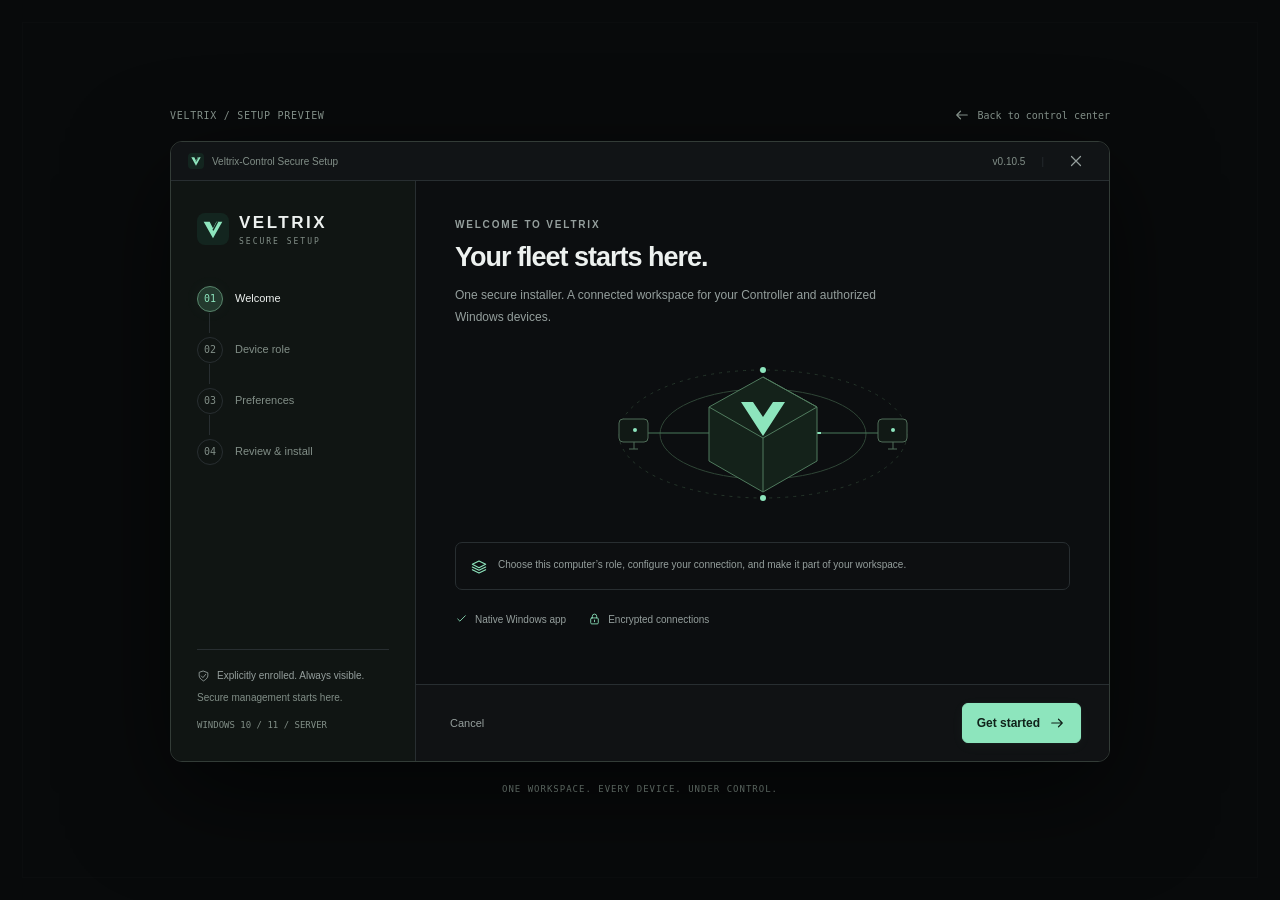
<file: src/Veltrix-Control.Controller/wwwroot/carbon/installer.html>
<!doctype html>
<html lang="en"><head><meta charset="utf-8"><meta name="viewport" content="width=device-width,initial-scale=1"><meta name="color-scheme" content="dark"><title>Veltrix — Secure setup</title><link rel="icon" href="assets/mark.svg" type="image/svg+xml"><link rel="stylesheet" href="assets/styles.css"></head>
<body class="installer-body"><div id="installer"></div><div id="toast" class="toast" role="status"></div><dialog id="modal"></dialog><script src="assets/shared.js"></script><script src="assets/installer.js"></script></body></html>
</file>
<file: src/Veltrix-Control.Controller/wwwroot/carbon/assets/styles.css>
/* VELTRIX / Carbon. All visual tokens live here. No gradients. */
:root{--bg:#0c0e10;--sidebar:#101214;--panel:#121517;--raised:#191d20;--hover:#202629;--line:#282e31;--line-bright:#3d484c;--text:#edf1ef;--muted:#959f9d;--faint:#65716d;--accent:#8de5bd;--accent-dark:#192e25;--amber:#dfb66e;--red:#f28d8d;--radius:10px;--font:'Segoe UI',Arial,sans-serif;--mono:'Cascadia Code',Consolas,monospace;color-scheme:dark}
*{box-sizing:border-box}body{margin:0;background:var(--bg);color:var(--text);font:13px/1.5 var(--font);-webkit-font-smoothing:antialiased}button,input,select{font:inherit}button,a,input,select{ -webkit-tap-highlight-color:transparent}button,a{touch-action:manipulation}button{cursor:pointer}button:disabled{cursor:not-allowed;opacity:.45}a{color:inherit;text-decoration:none}button{color:inherit}button,input,select{outline:none}button:focus-visible,a:focus-visible,input:focus-visible,select:focus-visible{outline:2px solid var(--accent);outline-offset:4px}button{border:0;background:none}h1,h2,h3,p{margin:0}h1{font-size:28px;font-weight:600;letter-spacing:-1px;line-height:1.3}h2{font-size:17px;font-weight:600;letter-spacing:-.3px}h3{font-size:14px;font-weight:600}.icon{width:18px;height:18px;flex-shrink:0;vertical-align:middle}.muted{color:var(--muted)}.mono{font-family:var(--mono)}.green{color:var(--accent)}.amber{color:var(--amber)}.eyebrow{font-size:10px;letter-spacing:1.8px;text-transform:uppercase;font-weight:600;color:var(--muted)}.dot{display:inline-block;width:6px;height:6px;background:var(--accent);border-radius:50%;box-shadow:0 0 9px #8de5bd35;flex-shrink:0}.dot.offline{background:var(--faint);box-shadow:none}.dot.warning{background:var(--amber)}.pill{display:inline-flex;align-items:center;gap:7px;border:1px solid var(--line);border-radius:5px;padding:3px 8px;font-size:10px;font-weight:500;white-space:nowrap}.pill.success{color:var(--accent);background:#8de5bd08;border-color:#8de5bd24}.pill.warning{color:var(--amber);background:#dfb66e0b;border-color:#dfb66e26}.button{display:inline-flex;align-items:center;justify-content:center;gap:8px;padding:9px 14px;border:1px solid var(--line);border-radius:6px;background:var(--raised);font-size:12px;font-weight:500;line-height:20px;transition:background .18s,border-color .18s,transform .18s,box-shadow .18s;white-space:nowrap}.button:hover{background:var(--hover);border-color:var(--line-bright)}.button:active{transform:translateY(1px)}.button.primary{background:var(--accent);border-color:var(--accent);color:#10221a;font-weight:650;box-shadow:0 0 0 1px #8de5bd08,0 3px 14px #8de5bd0a}.button.primary:hover{background:#a6f0cd;box-shadow:0 0 22px #8de5bd19}.button.subtle{background:none}.button.small{padding:5px 10px;font-size:11px}.icon-button{width:32px;height:32px;display:inline-flex;align-items:center;justify-content:center;border-radius:5px;color:var(--muted)}.icon-button:hover{color:var(--text);background:var(--hover)}.toolbar{display:flex;align-items:center;gap:9px}.brand{display:flex;align-items:center;gap:10px}.brand img{width:32px;height:32px}.brand-name{font-size:19px;letter-spacing:2.5px;font-weight:700}.brand-sub{font-family:var(--mono);font-size:8px;letter-spacing:2px;color:var(--faint);margin-top:0}.shell{display:grid;grid-template-columns:210px minmax(0,1fr);grid-template-rows:54px minmax(0,1fr) 29px;min-height:100vh}.sidebar{grid-row:1/4;border-right:1px solid var(--line);background:var(--sidebar);display:flex;flex-direction:column;padding:24px 14px 12px}.sidebar .brand{margin:0 10px 32px}.workspace-switch{border:1px solid var(--line);border-radius:7px;padding:11px;display:flex;align-items:center;gap:9px;margin:0 0 28px}.workspace-switch .icon{width:15px;color:var(--muted)}.workspace-switch strong{display:block;font-size:11px;font-weight:500}.workspace-switch small{font-size:10px;color:var(--faint)}.nav-label{padding:0 12px 9px;font-size:9px;letter-spacing:1.5px;color:var(--faint);font-weight:600}.nav-item{display:flex;align-items:center;gap:11px;width:100%;padding:10px 12px;margin:2px 0;text-align:left;border-radius:6px;color:var(--muted);font-size:12px;position:relative;transition:background .15s,color .15s}.nav-item:hover{background:#ffffff05;color:var(--text)}.nav-item.active{background:var(--accent-dark);color:var(--accent)}.nav-item.active:before{content:'';position:absolute;left:-14px;width:2px;height:18px;background:var(--accent);box-shadow:0 0 12px #8de5bd70}.nav-item .icon{width:16px;height:16px}.nav-count{margin-left:auto;font:10px var(--mono);color:var(--faint)}.nav-bottom{margin-top:auto;padding-top:32px}.sidebar-note{padding:13px 10px;margin:15px 0;border-top:1px solid var(--line);font-size:10px;color:var(--faint);display:flex;align-items:center;justify-content:space-between}.user{display:flex;align-items:center;gap:10px;border-top:1px solid var(--line);padding:14px 5px 2px}.avatar{width:30px;height:30px;border-radius:7px;background:#262d29;color:#b4c6bc;display:grid;place-items:center;font-weight:600;font-size:11px}.user strong{font-size:11px;font-weight:500}.user small{display:block;font-size:10px;color:var(--faint)}.user .icon-button{margin-left:auto}.topbar{display:flex;align-items:center;justify-content:space-between;padding:0 30px;border-bottom:1px solid var(--line);color:var(--muted);font-size:11px}.breadcrumb{display:flex;align-items:center;gap:14px}.breadcrumb span:last-child{color:var(--text)}.breadcrumb .icon{width:12px;color:var(--faint)}kbd{font:10px var(--mono);color:var(--faint);border:1px solid var(--line);border-radius:4px;padding:2px 5px}.top-search{display:flex;align-items:center;gap:8px;color:var(--faint);font-size:11px}.top-search .icon{width:14px}.top-search kbd{margin-left:30px}.top-divider{height:18px;width:1px;background:var(--line);margin:0 5px}.main{padding:28px 30px;min-width:0}.page-heading{display:flex;align-items:center;justify-content:space-between;gap:20px;margin-bottom:25px}.page-heading p{color:var(--muted);font-size:12px;margin-top:6px}.page-heading .eyebrow{font-size:9px;margin-bottom:9px;color:var(--faint)}.tabs{display:flex;gap:24px;border-bottom:1px solid var(--line);margin-bottom:22px;align-items:center}.tab{font-size:11px;color:var(--muted);padding:0 0 13px;position:relative}.tab.active{color:var(--accent)}.tab.active:after{content:'';height:2px;position:absolute;bottom:-1px;left:0;right:0;background:var(--accent)}.tabs .right{margin-left:auto;font:9px var(--mono);color:var(--faint);padding-bottom:12px;display:flex;align-items:center;gap:8px}.stats{display:grid;grid-template-columns:repeat(4,minmax(0,1fr));gap:13px;margin-bottom:19px}.stat{border:1px solid var(--line);border-radius:var(--radius);padding:16px 18px;background:var(--panel);position:relative;overflow:hidden}.stat-label{display:flex;align-items:center;justify-content:space-between;color:var(--muted);font-size:11px}.stat-label .icon{width:16px;color:var(--faint)}.stat-value{font-size:29px;letter-spacing:-1px;font-weight:500;line-height:1.25;margin:15px 0 8px}.stat-value small{font-size:14px;color:var(--faint);letter-spacing:0;font-weight:400}.stat-foot{font-size:10px;color:var(--faint);display:flex;gap:7px;align-items:center}.sparkline{position:absolute;right:16px;bottom:26px;width:72px;height:32px;color:var(--accent);opacity:.65}.panel{border:1px solid var(--line);border-radius:var(--radius);background:var(--panel);overflow:hidden}.panel-head{padding:17px 20px;border-bottom:1px solid var(--line);display:flex;align-items:center;justify-content:space-between;gap:12px}.panel-title{font-size:12px;font-weight:600;display:flex;align-items:center;gap:9px}.panel-title .icon{width:15px;color:var(--muted)}.panel-sub{font-size:10px;color:var(--faint);margin-top:4px}.overview-grid{display:grid;grid-template-columns:minmax(0,1.65fr) minmax(265px,1fr);gap:19px;margin-bottom:19px}.network{height:221px;position:relative;overflow:hidden;display:flex;align-items:center;justify-content:center}.network svg{width:100%;height:100%}.network-label{font-family:var(--font);font-size:10px;fill:var(--muted)}.network-name{font-family:var(--mono);font-size:9px;fill:var(--faint)}.network-note{position:absolute;left:18px;bottom:13px;color:var(--faint);font:8px var(--mono);letter-spacing:1px}.network-line{stroke:#3e5f50;fill:none;stroke-width:1}.flow{stroke:var(--accent);stroke-width:2;stroke-dasharray:4 145;animation:flow 9s linear infinite;fill:none}.activity-list{padding:4px 20px 8px}.activity-item{display:grid;grid-template-columns:24px 1fr auto;gap:10px;padding:12px 0;border-bottom:1px solid #ffffff05;align-items:start}.activity-item:last-child{border:0}.activity-icon{width:24px;height:24px;border-radius:6px;background:#ffffff04;color:var(--muted);display:grid;place-items:center}.activity-icon .icon{width:13px;height:13px}.activity-item p{font-size:11px}.activity-item small{font-size:10px;color:var(--faint)}.activity-item time{font:9px var(--mono);color:var(--faint);padding-top:3px}.text-link{font-size:10px;color:var(--muted);display:flex;align-items:center;gap:7px}.text-link:hover{color:var(--accent)}.text-link .icon{width:12px}.table-tools{display:flex;gap:10px}.input-wrap{position:relative}.input-wrap>.icon{position:absolute;left:10px;top:10px;width:14px;height:14px;color:var(--faint)}.input-wrap input{padding-left:32px}input,select{border:1px solid var(--line);border-radius:6px;background:#0f1214;color:var(--text);padding:9px 11px;font-size:12px;width:100%;min-width:0}input::placeholder{color:var(--faint)}select{width:auto}.table-tools input{width:175px;font-size:10px}.table-tools select{font-size:10px}.table-scroll{overflow:auto}table{width:100%;border-collapse:collapse;text-align:left;white-space:nowrap;font-size:11px}th{color:var(--faint);font-size:9px;font-weight:500;padding:11px 18px;border-bottom:1px solid var(--line);background:#ffffff01}td{padding:12px 18px;border-bottom:1px solid #ffffff05;color:var(--muted)}tr:last-child td{border:0}tbody tr{transition:background .15s}tbody tr:hover{background:#ffffff025}.device-name{display:flex;align-items:center;gap:10px;color:var(--text)}.device-symbol{width:29px;height:29px;border:1px solid var(--line);border-radius:6px;display:grid;place-items:center;color:var(--muted)}.device-symbol .icon{width:15px}.device-name strong{display:block;font-weight:500;font-size:10px}.device-name small{display:block;font-size:9px;color:var(--faint);margin-top:2px}.device-link{text-align:left;padding:0}.device-link:hover strong{color:var(--accent)}.meter{display:flex;align-items:center;gap:10px;font-family:var(--mono);font-size:10px}.meter-track{width:46px;height:3px;background:#2a322e;border-radius:2px}.meter-track i{display:block;height:100%;background:var(--accent);border-radius:2px}.health{font-size:10px;color:var(--accent)}.table-footer{display:flex;align-items:center;justify-content:space-between;padding:11px 18px;border-top:1px solid var(--line);font-size:9px;color:var(--faint)}.statusbar{border-top:1px solid var(--line);display:flex;justify-content:space-between;align-items:center;padding:0 20px;color:var(--faint);font:9px var(--mono);gap:10px}.statusbar>div{display:flex;gap:9px;align-items:center}.statusbar .dot{width:5px;height:5px}.statusbar .right{gap:20px}.content-enter{animation:enter .25s ease both}.content-stack{display:grid;gap:19px}.section-grid{display:grid;grid-template-columns:repeat(3,minmax(0,1fr));gap:16px}.feature-card{padding:22px}.feature-card>.icon{color:var(--accent);margin-bottom:20px;width:24px;height:24px}.feature-card p{font-size:12px;color:var(--muted);margin:10px 0 22px}.feature-card .button{width:100%}.empty{padding:40px;text-align:center;color:var(--muted)}.settings-row{display:flex;align-items:center;justify-content:space-between;padding:20px;border-bottom:1px solid var(--line);gap:20px}.settings-row:last-child{border:0}.settings-row p{font-size:11px;color:var(--muted);margin-top:4px}.switch{appearance:none;width:34px;height:20px;border-radius:20px;padding:2px;background:#333b37;position:relative;cursor:pointer;flex-shrink:0}.switch:before{content:'';width:14px;height:14px;border-radius:50%;background:#a1ada6;position:absolute;left:2px;top:2px;transition:transform .2s}.switch:checked{background:#44705a}.switch:checked:before{background:var(--accent);transform:translateX(14px)}.file-path{padding:13px 20px;font:11px var(--mono);color:var(--muted);border-bottom:1px solid var(--line)}.log{padding:20px;font:11px/2 var(--mono);color:var(--muted);overflow:auto}.log span{color:var(--accent)}.log .muted{color:var(--faint)}.toast{position:fixed;bottom:45px;left:50%;transform:translate(-50%,15px);padding:12px 18px;border:1px solid #476655;border-radius:8px;background:#1b2821;color:var(--text);box-shadow:0 12px 50px #0008;z-index:100;opacity:0;pointer-events:none;transition:opacity .2s,transform .2s;font-size:12px;max-width:90vw}.toast.visible{opacity:1;transform:translate(-50%,0)}dialog{background:var(--panel);color:var(--text);border:1px solid var(--line-bright);border-radius:12px;padding:26px;width:480px;max-width:calc(100vw - 32px);box-shadow:0 30px 100px #0009}dialog::backdrop{background:#050708b8;backdrop-filter:blur(5px)}dialog[open]{animation:enter .18s ease}.modal-head{display:flex;justify-content:space-between;gap:15px;margin-bottom:22px}.modal-head h2{font-size:23px;margin-top:5px}.modal-copy{color:var(--muted);font-size:12px;margin-bottom:20px}.modal-actions{display:flex;justify-content:flex-end;gap:10px;margin-top:24px}.field{display:block;margin-bottom:17px;font-size:11px;color:var(--muted)}.field>input,.field>select{display:block;margin-top:7px;width:100%}.field small{display:block;color:var(--faint);font-size:10px;margin-top:5px}.form-error{color:var(--red);font-size:11px;margin-top:10px}.detail-grid{display:grid;grid-template-columns:1fr 1fr;gap:12px}.detail-cell{border:1px solid var(--line);padding:14px;border-radius:7px;font-size:11px;color:var(--muted)}.detail-cell strong{display:block;color:var(--text);font-size:20px;font-weight:500;margin-top:5px}.notice{display:flex;gap:11px;border:1px solid var(--line);background:#ffffff02;padding:13px 15px;border-radius:7px;font-size:11px;color:var(--muted);line-height:1.7}.notice .icon{color:var(--accent);width:16px;margin-top:2px}.check-row{display:flex;align-items:flex-start;gap:12px;padding:18px;border:1px solid var(--line);border-radius:8px;font-size:12px}.check-row input{width:15px;height:15px;margin:3px 0;accent-color:var(--accent)}.check-row small{display:block;font-size:11px;color:var(--muted);margin-top:4px}.mobile-menu{display:none}.hide{display:none!important}
/* Setup shares the application tokens and interaction language. */
.installer-body{min-height:100vh;display:grid;place-items:center;padding:38px 24px;background:#080a0b}.installer-body:before{content:'';position:fixed;inset:22px;border:1px solid #ffffff04;pointer-events:none}.setup-preview{display:flex;justify-content:space-between;align-items:center;color:var(--faint);font:10px var(--mono);margin-bottom:17px;letter-spacing:.7px}.setup-preview a{display:flex;align-items:center;gap:7px;letter-spacing:0}.setup-preview a:hover{color:var(--accent)}#installer{width:940px;max-width:100%}.setup-window{border:1px solid #333c37;border-radius:12px;background:var(--bg);box-shadow:0 32px 100px #0009;overflow:hidden}.setup-titlebar{height:39px;border-bottom:1px solid var(--line);display:flex;align-items:center;justify-content:space-between;padding:0 17px;font-size:10px;color:var(--faint);background:#111416}.setup-titlebar>span{display:flex;align-items:center;gap:8px}.setup-titlebar img{width:16px;height:16px}.setup-layout{display:grid;grid-template-columns:245px minmax(0,1fr);min-height:580px}.setup-sidebar{background:#101513;border-right:1px solid var(--line);padding:29px 26px;display:flex;flex-direction:column;position:relative;overflow:hidden}.setup-sidebar .brand{margin-bottom:38px}.setup-sidebar .brand-name{font-size:17px}.setup-steps{list-style:none;margin:0;padding:0}.setup-steps li{display:flex;align-items:center;gap:12px;color:var(--faint);padding-bottom:25px;position:relative;font-size:11px}.setup-steps li:not(:last-child):after{content:'';position:absolute;left:12px;top:27px;width:1px;height:20px;background:var(--line)}.step-num{height:26px;width:26px;border:1px solid var(--line);border-radius:50%;display:grid;place-items:center;font:10px var(--mono);z-index:1}.step-num .icon{width:12px;height:12px}.setup-steps .active{color:var(--text)}.setup-steps .active .step-num{color:var(--accent);border-color:#58856c;background:#233a2e;box-shadow:0 0 18px #8de5bd0b}.setup-steps .done .step-num{color:var(--accent);border-color:#2e4639}.setup-sidebar-bottom{margin-top:auto;border-top:1px solid var(--line);padding-top:17px;font-size:10px;color:var(--faint)}.setup-sidebar-bottom div{display:flex;gap:7px;align-items:center;color:var(--muted);margin-bottom:5px}.setup-sidebar-bottom .icon{width:13px}.setup-right{display:flex;flex-direction:column;min-width:0}.setup-content{padding:36px 39px;flex:1;min-height:493px}.setup-content h1{font-size:27px;margin:8px 0 10px}.setup-description{font-size:12px;color:var(--muted);max-width:440px;margin-bottom:25px;line-height:1.8}.setup-footer{padding:18px 28px;border-top:1px solid var(--line);display:flex;align-items:center;justify-content:space-between;gap:10px;background:#101214}.setup-footer .button{min-width:90px}.setup-footer .text-link{font-size:11px}.welcome-art{height:175px;position:relative;margin:-5px 0 18px;display:flex;align-items:center;justify-content:center}.welcome-art svg{height:175px;width:350px}.welcome-bottom{display:flex;gap:22px;font-size:10px;color:var(--muted);margin-top:20px}.welcome-bottom span{display:flex;align-items:center;gap:7px}.welcome-bottom .icon{width:13px;color:var(--accent)}.role-options{display:grid;gap:11px}.role-card{display:flex;align-items:flex-start;gap:15px;padding:17px;border:1px solid var(--line);border-radius:8px;cursor:pointer;transition:background .2s,border-color .2s;position:relative;background:var(--panel)}.role-card:hover{border-color:var(--line-bright)}.role-card:has(input:checked){background:#17241d;border-color:#57846b}.role-card>input{accent-color:var(--accent);width:15px;height:15px;margin:2px 0 0;order:3;margin-left:auto;flex-shrink:0}.role-card>.icon{width:22px;height:22px;color:var(--muted);margin-top:3px}.role-card:has(input:checked)>.icon{color:var(--accent)}.role-card strong{font-size:12px;font-weight:500}.role-card p{font-size:10px;color:var(--muted);margin-top:4px;line-height:1.7}.role-card .pill{font-size:8px;padding:1px 5px;margin-left:5px;color:var(--accent)}.setup-content .field{margin-bottom:14px}.setup-content .field input{font-size:11px}.setup-content .notice{font-size:10px;margin-top:19px}.review-list{border:1px solid var(--line);border-radius:8px;padding:4px 17px}.review-row{display:flex;justify-content:space-between;gap:20px;padding:13px 0;border-bottom:1px solid var(--line);font-size:11px;color:var(--muted)}.review-row:last-child{border:0}.review-row strong{font-weight:500;color:var(--text);text-align:right;overflow-wrap:anywhere;min-width:0}.review-row .mono{font-size:10px}.progress-top{display:flex;justify-content:space-between;margin:30px 0 12px;font-size:12px}.progress-track{height:5px;background:var(--line);border-radius:4px;overflow:hidden}.progress-track div{height:100%;width:0;background:var(--accent);box-shadow:0 0 15px #8de5bd70;transition:width .3s ease}.install-log{margin-top:27px;border:1px solid var(--line);background:#0b0e0c;border-radius:8px;padding:17px;font:10px/2.5 var(--mono);color:var(--muted)}.install-log>div{display:flex;gap:10px;align-items:center}.install-log .icon{width:12px;color:var(--accent)}.complete-icon{width:62px;height:62px;border:1px solid #53775f;border-radius:17px;background:#1a2c21;display:grid;place-items:center;color:var(--accent);margin-bottom:28px;box-shadow:0 0 35px #8de5bd08}.complete-icon .icon{width:29px;height:29px}.complete-list{margin:22px 0}.complete-list div{display:flex;align-items:center;gap:10px;color:var(--muted);font-size:11px;margin:14px 0}.complete-list .icon{width:14px;color:var(--accent)}.setup-bottom-caption{text-align:center;color:#58635d;font:9px var(--mono);letter-spacing:1px;margin-top:22px}.subtle-pulse{animation:pulse 3s ease-in-out infinite}.no-motion *, .no-motion *:before,.no-motion *:after{animation:none!important;transition:none!important}.compact td{padding-top:8px;padding-bottom:8px}
@keyframes enter{from{opacity:0;transform:translateY(5px)}to{opacity:1;transform:translateY(0)}}@keyframes flow{to{stroke-dashoffset:-298}}@keyframes pulse{50%{opacity:.45}}
@media(min-width:1550px){.main{padding:34px 42px}.overview-grid{grid-template-columns:1.8fr 1fr}.network{height:255px}.activity-item{padding:16px 0}.stats{gap:18px}.stat{padding:21px}.stat-value{font-size:35px;margin:17px 0 10px}td{padding-top:15px;padding-bottom:15px}}
@media(max-width:1100px){.shell{grid-template-columns:185px minmax(0,1fr)}.sidebar{padding-left:10px;padding-right:10px}.sidebar .brand{margin-left:5px}.brand-name{font-size:16px}.main{padding:24px 20px}.topbar{padding:0 20px}.stat{padding:14px}.sparkline{width:48px;right:12px}.overview-grid{grid-template-columns:minmax(0,1.3fr) minmax(240px,1fr)}.table-tools input{width:145px}.section-grid{grid-template-columns:repeat(2,minmax(0,1fr))}}
@media(max-width:850px){.shell{grid-template-columns:64px minmax(0,1fr)}.sidebar{align-items:center;padding:20px 8px}.sidebar .brand{margin:0 0 25px}.sidebar .brand>div,.workspace-switch,.nav-label,.nav-item span,.sidebar-note,.user>div:not(.avatar),.user .icon-button{display:none}.sidebar nav,.nav-bottom{width:100%}.nav-item{justify-content:center;padding:12px}.nav-item .icon{width:18px;height:18px}.nav-item.active:before{left:-8px}.user{justify-content:center;width:100%}.nav-bottom{padding-top:20px}.overview-grid{grid-template-columns:1fr}.activity-list{display:grid;grid-template-columns:1fr 1fr;gap:0 20px}.stats{grid-template-columns:repeat(2,minmax(0,1fr))}.top-search kbd,.statusbar .right,.top-search span{display:none}.setup-layout{grid-template-columns:200px minmax(0,1fr)}.setup-sidebar{padding:25px 20px}.setup-content{padding:30px 25px}.setup-sidebar .brand-name{font-size:14px}.table-tools{flex-wrap:wrap}}
@media(max-width:600px){.shell{grid-template-columns:1fr;grid-template-rows:50px 1fr 30px}.sidebar{display:none;position:fixed;left:0;top:50px;bottom:30px;width:65px;z-index:15;box-shadow:20px 0 60px #0008}.sidebar.open{display:flex}.mobile-menu{display:inline-flex}.main{padding:22px 16px}.topbar{padding:0 12px}.breadcrumb{gap:8px}.page-heading{align-items:flex-start;gap:12px}.page-heading h1{font-size:23px}.page-heading>.toolbar{flex-direction:column;align-items:stretch}.page-heading>.toolbar .button{padding:5px 8px;font-size:10px}.stats{gap:10px}.stat-value{font-size:26px}.stat-foot{font-size:9px}.panel-head{padding:15px;flex-wrap:wrap}.table-tools{width:100%}.table-tools .input-wrap{flex:1}.table-tools input{width:100%}.top-search{display:none}.activity-list{display:block}.section-grid{grid-template-columns:1fr}.setup-layout{grid-template-columns:1fr}.setup-sidebar{padding:20px;border-right:0;border-bottom:1px solid var(--line)}.setup-sidebar .brand{margin:0}.setup-steps{display:flex;gap:8px;justify-content:space-between;margin-top:22px}.setup-steps li{padding:0;gap:0}.setup-steps li>span:last-child,.setup-steps li:after,.setup-sidebar-bottom{display:none}.setup-content{min-height:420px;padding:26px 22px}.installer-body{padding:24px 12px;display:block}.installer-body:before{display:none}.setup-preview{font-size:8px}.setup-footer{padding:16px}.setup-content h1{font-size:25px}.setup-bottom-caption{font-size:8px}.setup-titlebar{font-size:9px}.statusbar{font-size:8px;padding:0 12px}.welcome-bottom{gap:12px}.review-row{gap:10px}.setup-preview a .icon{width:13px}}
/* Keep navigation and connection status anchored while the workspace scrolls. */
:root{--faint:#818e87}
@media(min-width:601px){.shell{height:100vh;overflow:hidden}.main{overflow:auto}.sidebar{overflow-y:auto;scrollbar-width:thin}}
@media(prefers-reduced-motion:reduce){*,*:before,*:after{animation:none!important;transition:none!important;scroll-behavior:auto!important}}
</file>
